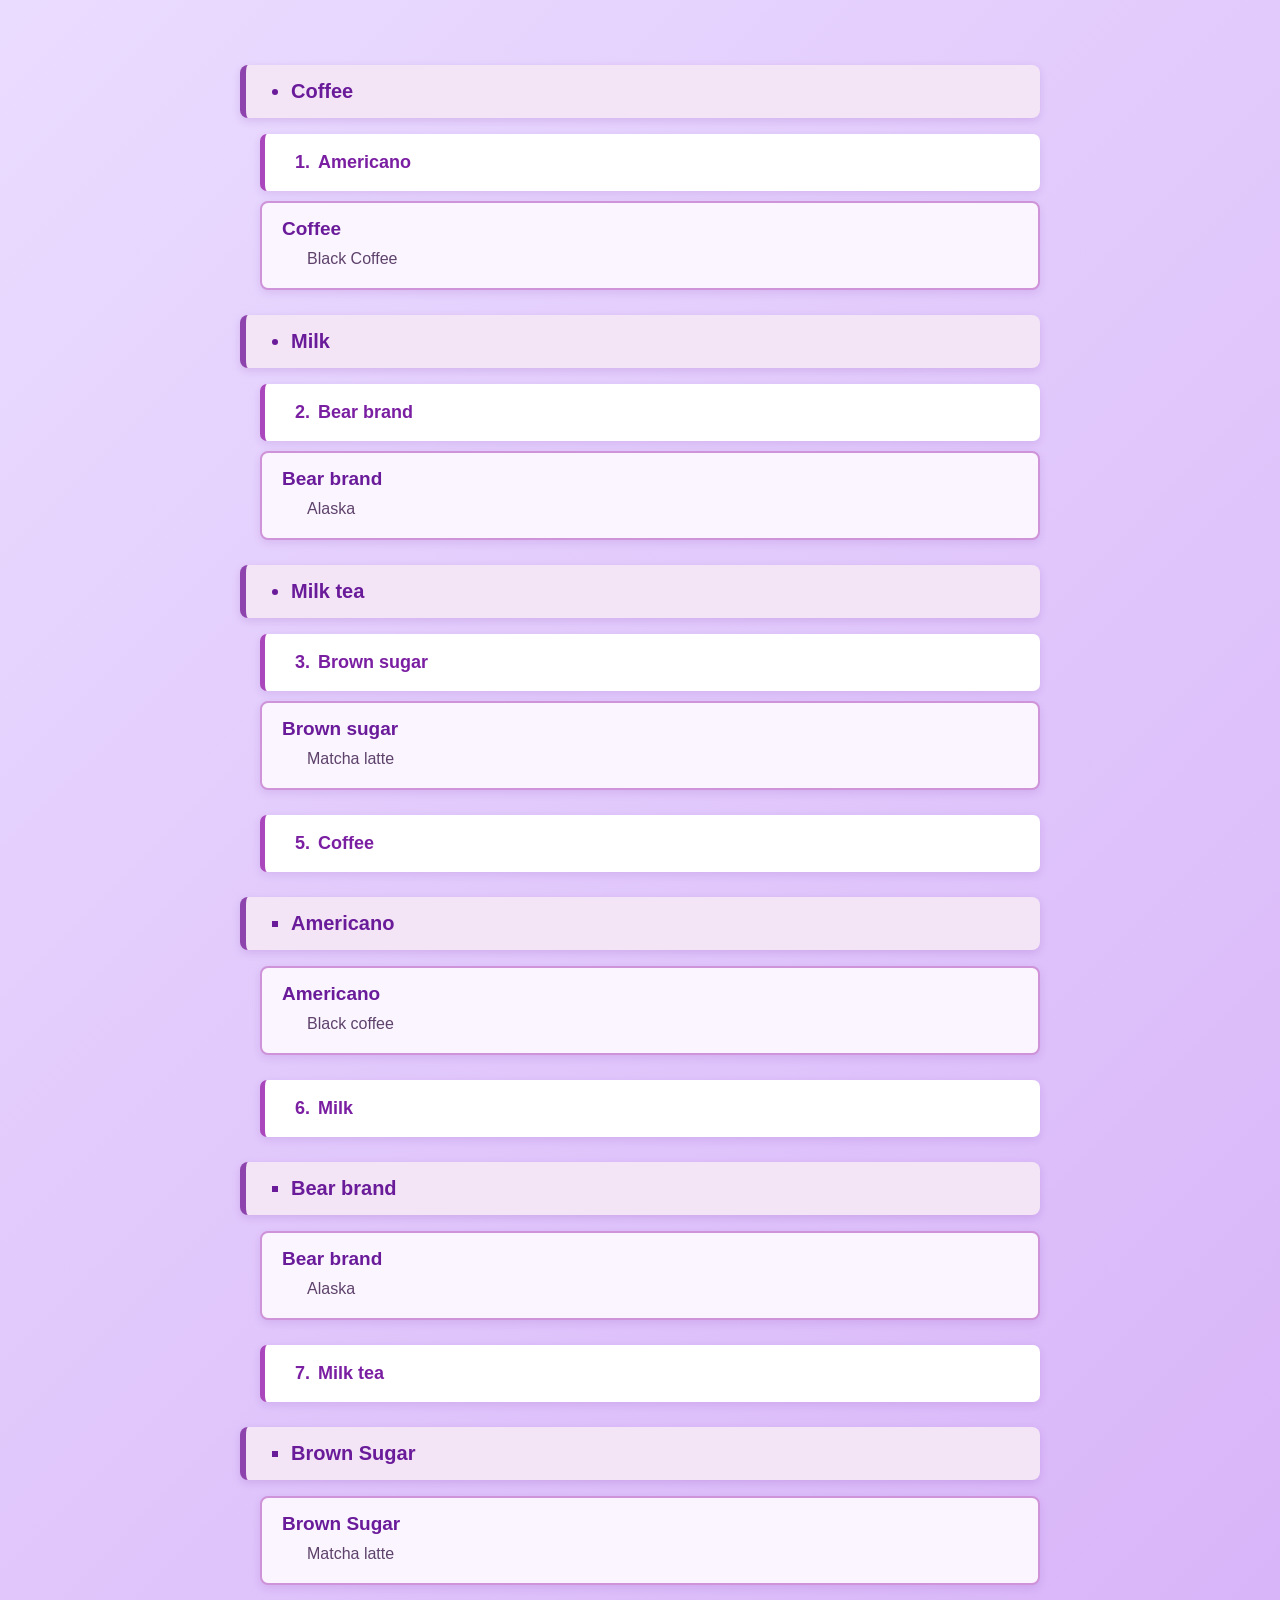
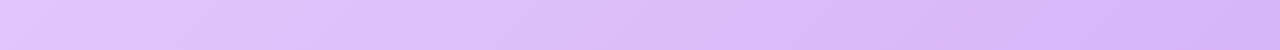
<file: act2.html>
<!DOCTYPE html>
<html lang="en">
    <head>
        <meta charset="UTF-8">
        <title>Page Title</title>
        <link rel="stylesheet" href="act2.css">

    </head>
    <body>
        <ul>
            <li>Coffee</li>
        </ul>

        <ol>
            <li>Americano</li>
        </ol>

        <dl>
            <dt>Coffee</dt>
            <dd>Black Coffee</dd>
        </dl>

        <ul>
            <li>Milk</li>
        </ul>

        <ol>
            <li value="2">Bear brand</li>
        </ol>

        <dl>
            <dt>Bear brand</dt>
            <dd>Alaska</dd>
        </dl>

        <ul>
            <li>Milk tea</li>
        </ul>

        <ol>
            <li value="3">Brown sugar</li>
        </ol>

        <dl>
            <dt>Brown sugar</dt>
            <dd>Matcha latte</dd>
        </dl>

        <ol>
            <li value="5">Coffee</li>
        </ol>

        <ul style="list-style-type: square;">
            <li>Americano</li>
        </ul>

        <dl>
            <dt>Americano</dt>
            <dd>Black coffee</dd>
        </dl>

        <ol>
            <li value="6">Milk</li>
        </ol>

        <ul style="list-style-type: square;">
            <li>Bear brand</li>
        </ul>

        <dl>
            <dt>Bear brand</dt>
            <dd>Alaska</dd>
        </dl>

        <ol>
            <li value="7">Milk tea</li>
        </ol>

        <ul style="list-style-type: square;">
            <li>Brown Sugar</li>
        </ul>

        <dl>
            <dt>Brown Sugar</dt>
            <dd>Matcha latte</dd>
        </dl>
    </body>
</html>
</file>
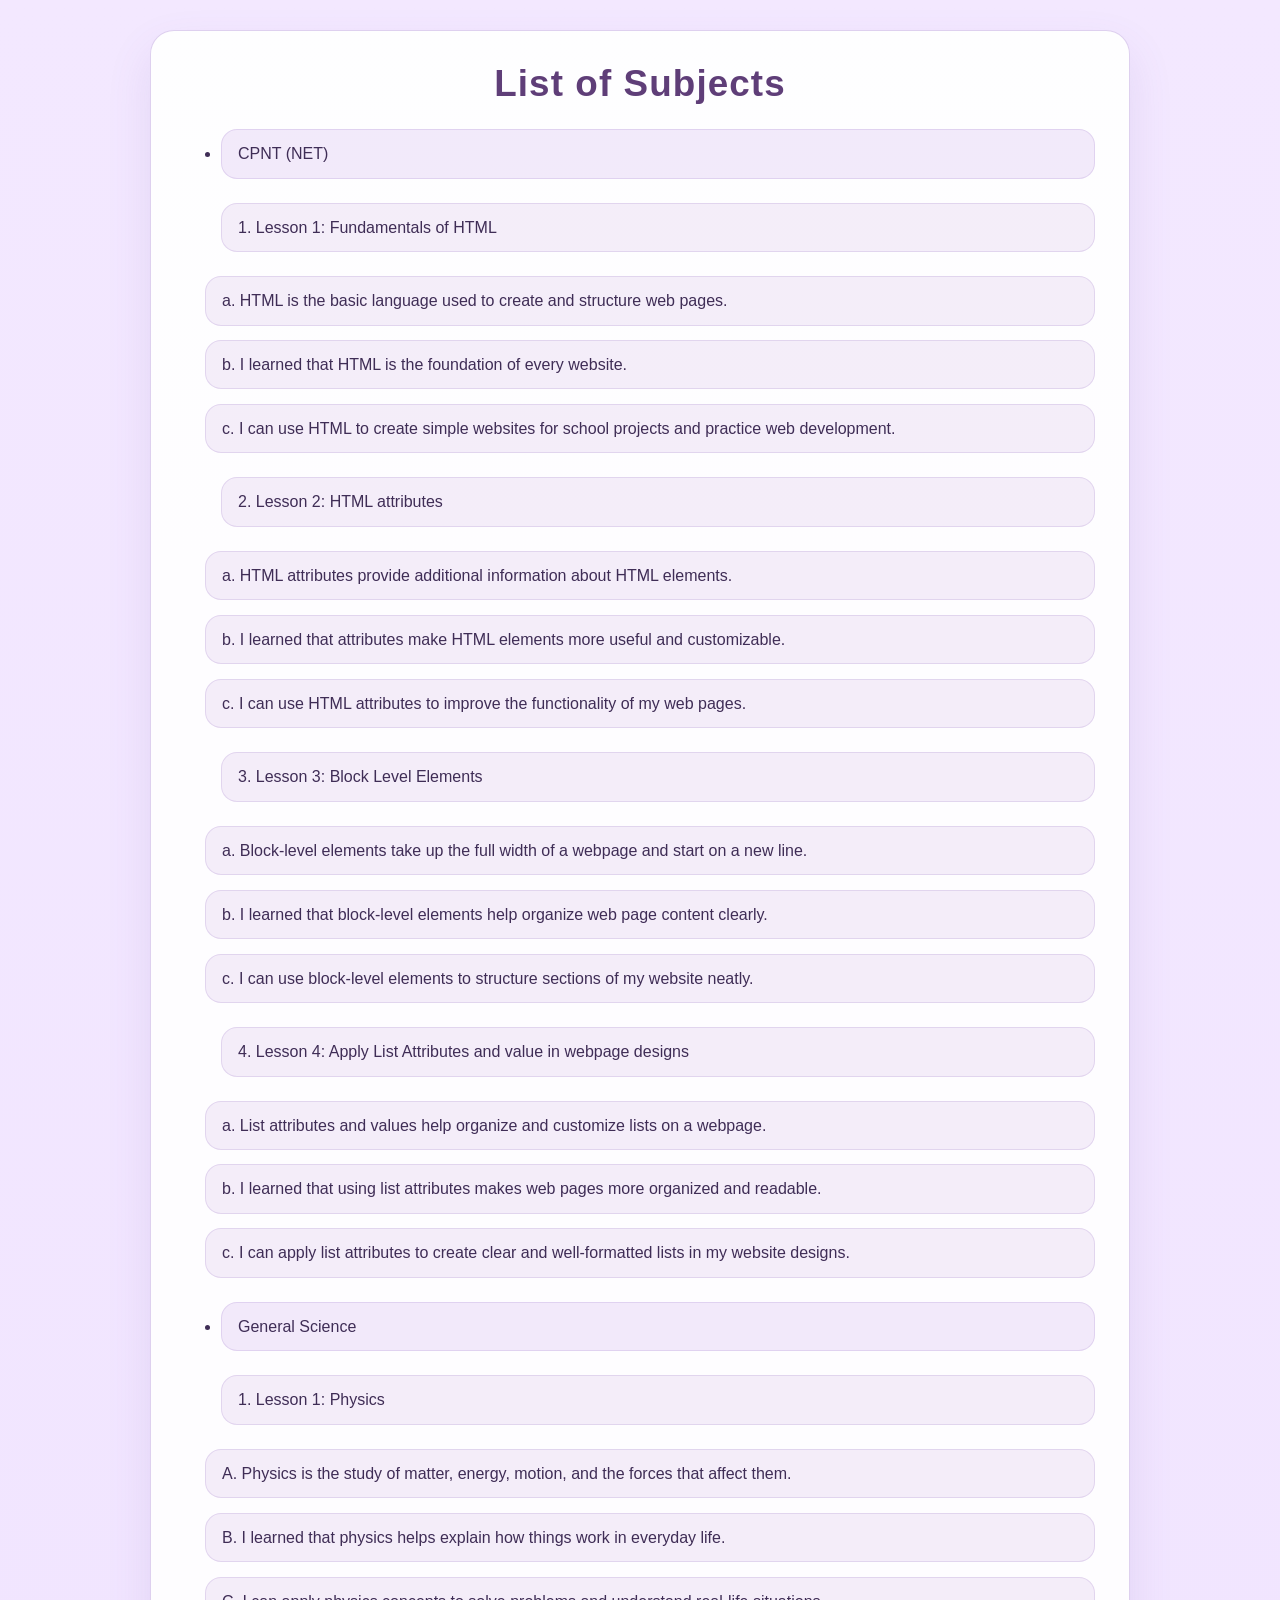
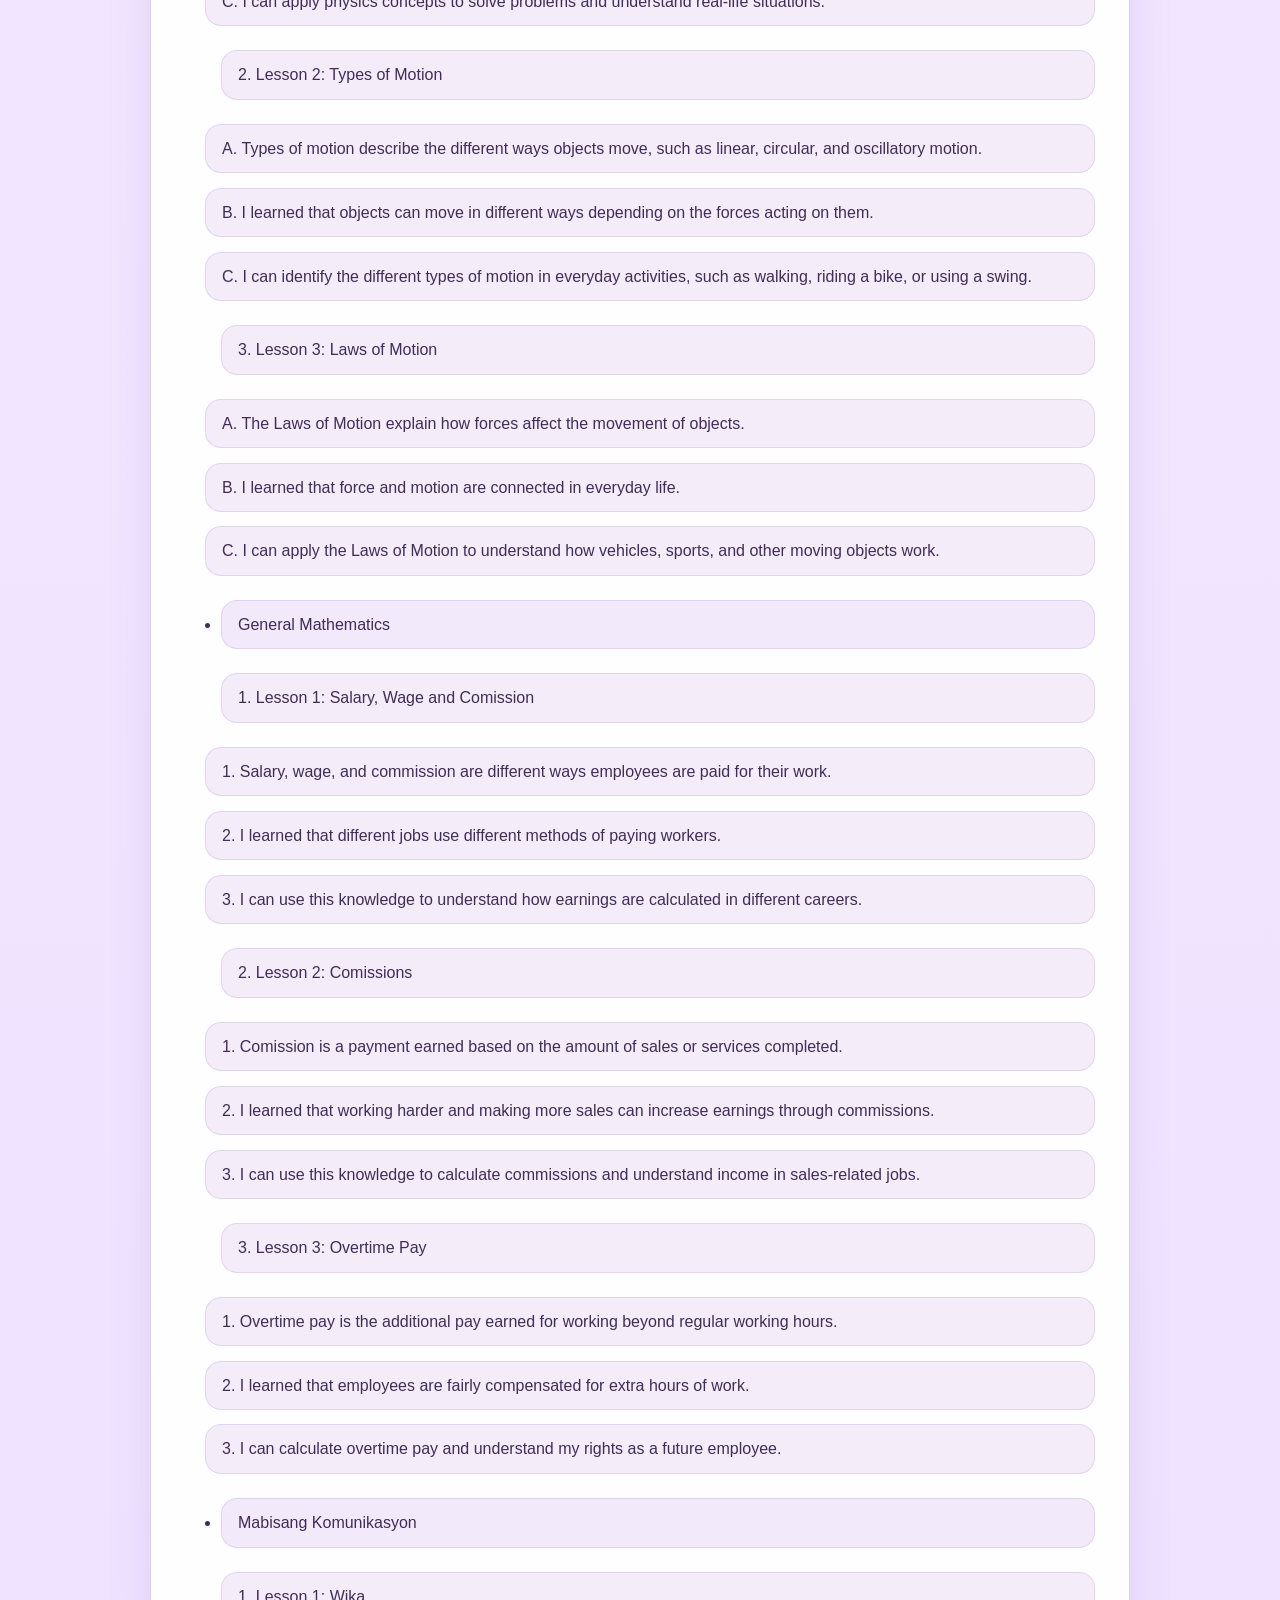
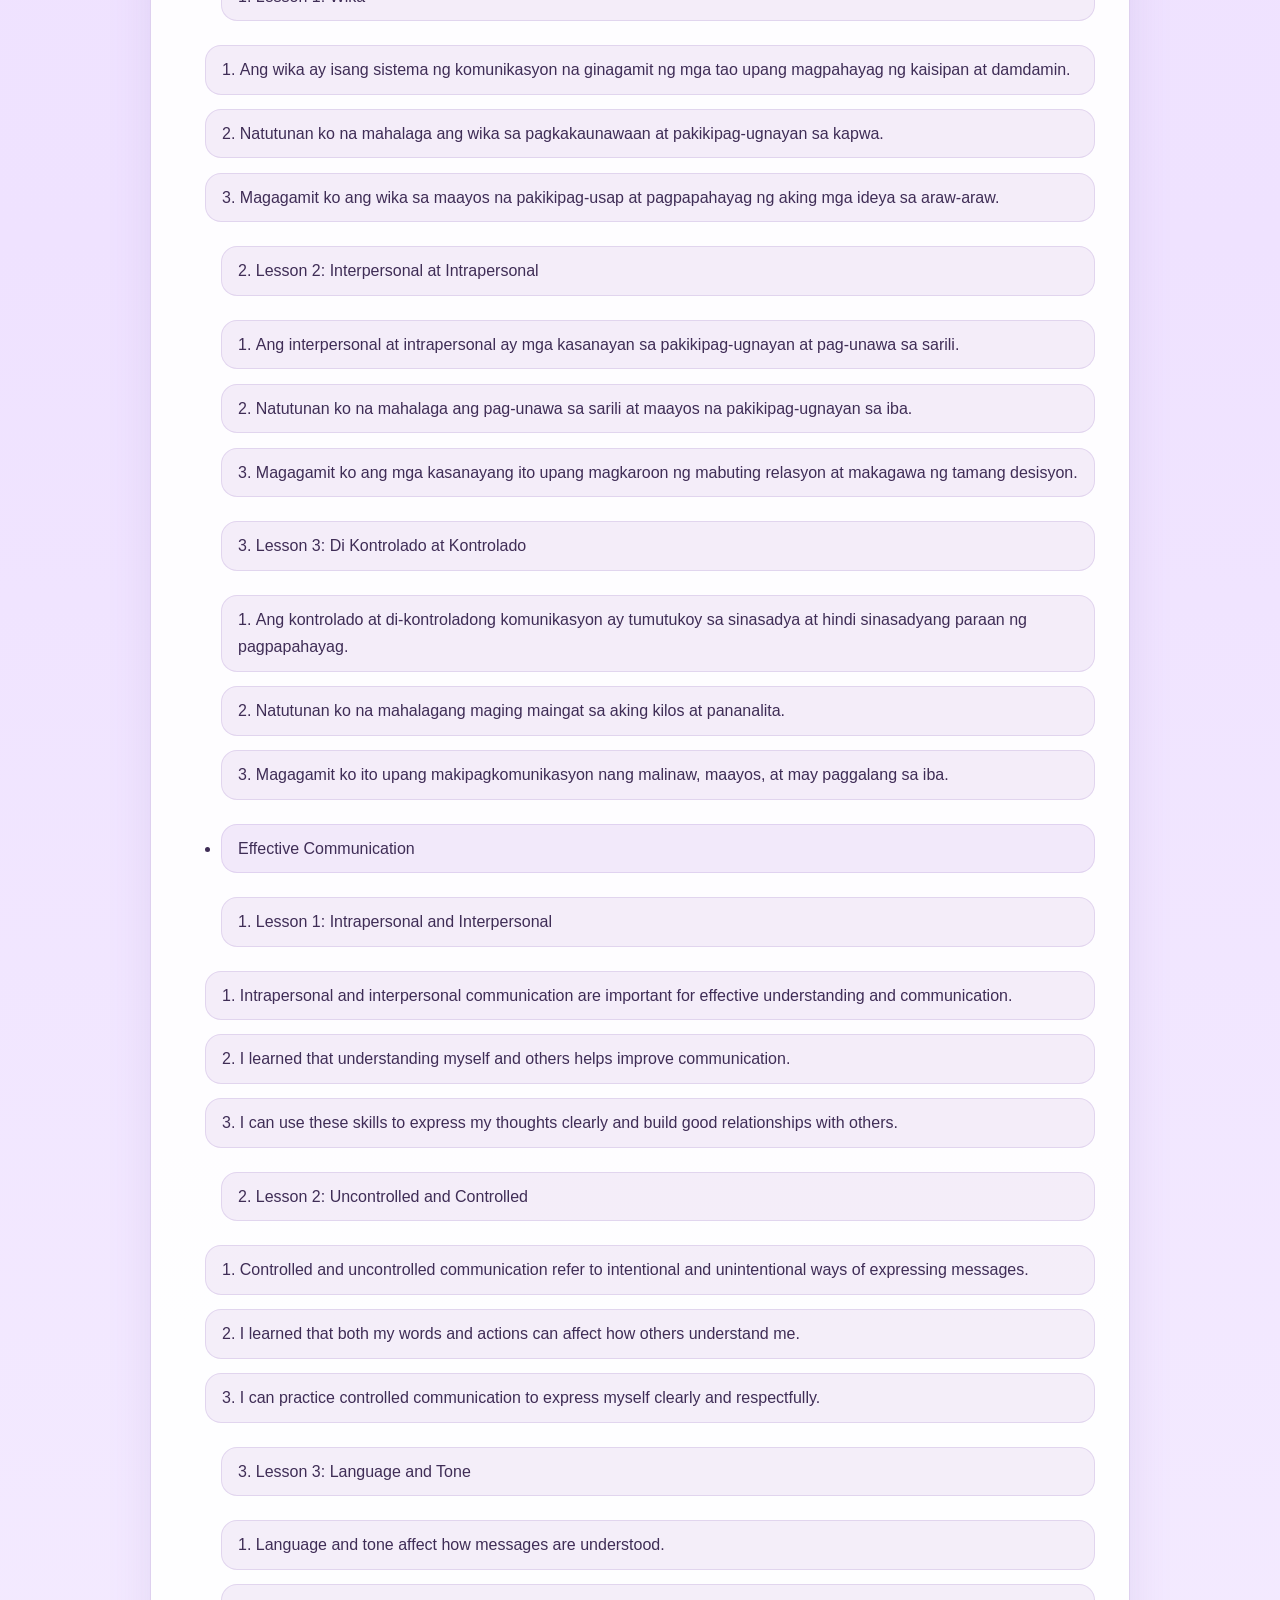
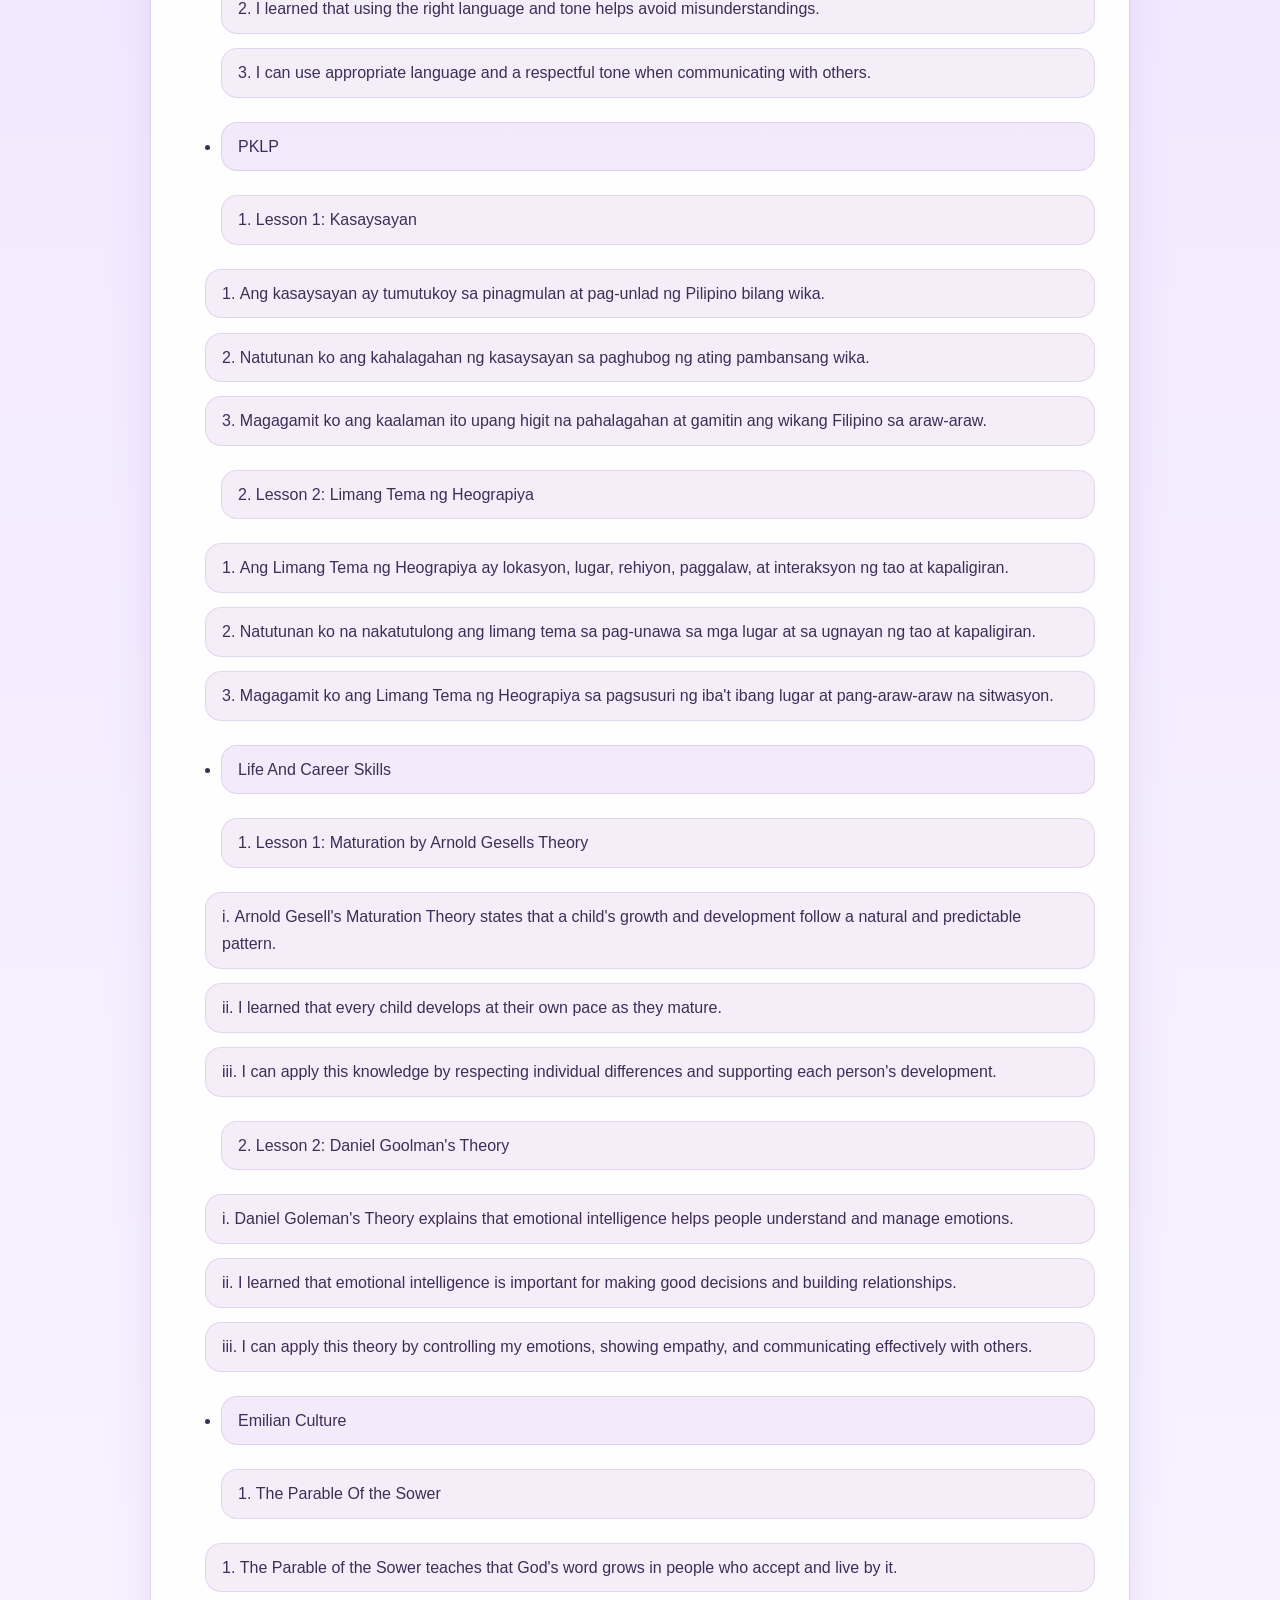
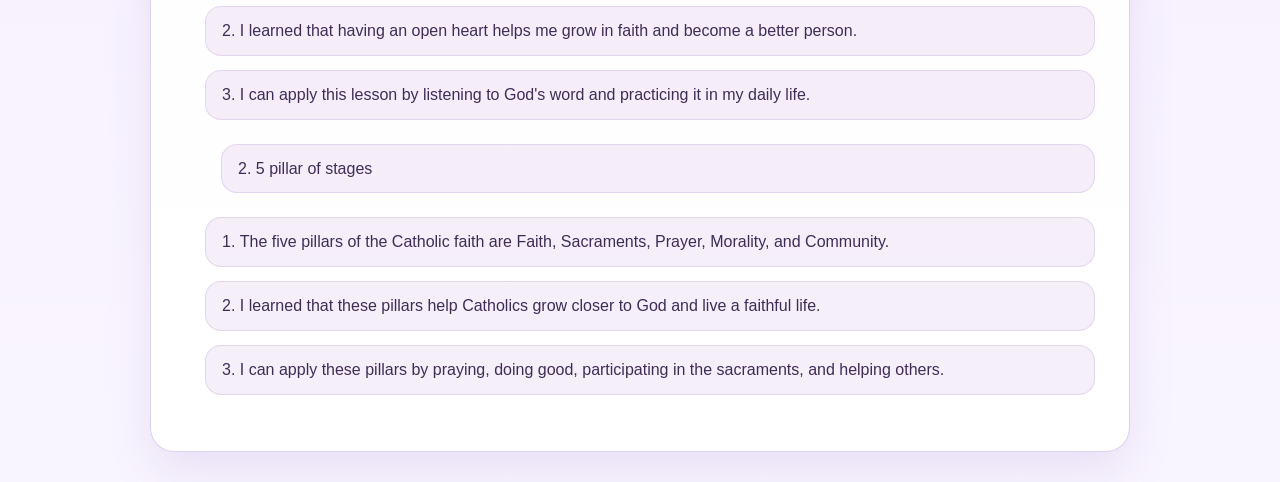
<file: act4.html>
<!DOCTYPE html>
<html lang="en">
    <head>
        <meta charset="UTF-8">
        <meta name="viewport" content="width=device-width, initial-scale=1.0">
        <title>List of Subjects</title>
        <link rel="stylesheet" href="act4.css">
    </head>
    <body>
        <div class="container">
            <h1>List of Subjects</h1>

        <ul>
            <li>CPNT (NET)</li>
        </ul>

        <ol>
            <li>Lesson 1: Fundamentals of HTML</li>
        </ol>

        <ol type="a">
            <li>HTML is the basic language used to create and structure web pages.</li>
            <li>I learned that HTML is the foundation of every website.</li>
            <li>I can use HTML to create simple websites for school projects and practice web development.</li>
        </ol>

        <ol>
            <li value="2">Lesson 2: HTML attributes</li>
        </ol>

        <ol type="a">
            <li>HTML attributes provide additional information about HTML elements.</li>
            <li>I learned that attributes make HTML elements more useful and customizable.</li>
            <li>I can use HTML attributes to improve the functionality of my web pages.</li>
        </ol>

        <ol>
            <li value="3">Lesson 3: Block Level Elements</li>
        </ol>

        <ol type="a">
            <li>Block-level elements take up the full width of a webpage and start on a new line.</li>
            <li>I learned that block-level elements help organize web page content clearly.</li>
            <li>I can use block-level elements to structure sections of my website neatly.</li>
        </ol>

        <ol>
            <li value="4">Lesson 4: Apply List Attributes and value in webpage designs</li>
        </ol>

        <ol type="a">
            <li>List attributes and values help organize and customize lists on a webpage.</li>
            <li>I learned that using list attributes makes web pages more organized and readable.</li>
            <li>I can apply list attributes to create clear and well-formatted lists in my website designs.</li>
        </ol>

        <ul>
            <li>General Science</li>
        </ul>

        <ol>
            <li>Lesson 1: Physics</li>
        </ol>

        <ol type="A">
            <li>Physics is the study of matter, energy, motion, and the forces that affect them.</li>
            <li>I learned that physics helps explain how things work in everyday life.</li>
            <li>I can apply physics concepts to solve problems and understand real-life situations.</li>
        </ol>

        <ol>
            <li value="2">Lesson 2: Types of Motion</li>
        </ol>

        <ol type="A">
            <li>Types of motion describe the different ways objects move, such as linear, circular, and oscillatory motion.</li>
            <li>I learned that objects can move in different ways depending on the forces acting on them.</li>
            <li>I can identify the different types of motion in everyday activities, such as walking, riding a bike, or using a swing.</li>
        </ol>

        <ol>
            <li value="3">Lesson 3: Laws of Motion</li>
        </ol>

        <ol type="A">
            <li>The Laws of Motion explain how forces affect the movement of objects.</li>
            <li>I learned that force and motion are connected in everyday life.</li>
            <li>I can apply the Laws of Motion to understand how vehicles, sports, and other moving objects work.</li>
        </ol>

        <ul>
            <li>General Mathematics</li>
        </ul>

        <ol>
            <li>Lesson 1: Salary, Wage and Comission</li>
        </ol>

        <ol type="II">
            <li>Salary, wage, and commission are different ways employees are paid for their work.</li>
            <li>I learned that different jobs use different methods of paying workers.</li>
            <li>I can use this knowledge to understand how earnings are calculated in different careers.</li>
        </ol>

        <ol>
            <li value="2">Lesson 2: Comissions</li>
        </ol>

        <ol type="II">
            <li>Comission is a payment earned based on the amount of sales or services completed.</li>
            <li>I learned that working harder and making more sales can increase earnings through commissions.</li>
            <li>I can use this knowledge to calculate commissions and understand income in sales-related jobs.</li>
        </ol>

        <ol>
            <li value="3">Lesson 3: Overtime Pay</li>
        </ol>

        <ol type="II">
            <li>Overtime pay is the additional pay earned for working beyond regular working hours.</li>
            <li>I learned that employees are fairly compensated for extra hours of work.</li>
            <li>I can calculate overtime pay and understand my rights as a future employee.</li>
        </ol>

        <ul>
            <li>Mabisang Komunikasyon</li>
        </ul>

        <ol>
            <li>Lesson 1: Wika</li>
        </ol>

        <ol type="disc">
            <li>Ang wika ay isang sistema ng komunikasyon na ginagamit ng mga tao upang magpahayag ng kaisipan at damdamin.</li>
            <li>Natutunan ko na mahalaga ang wika sa pagkakaunawaan at pakikipag-ugnayan sa kapwa.</li>
            <li>Magagamit ko ang wika sa maayos na pakikipag-usap at pagpapahayag ng aking mga ideya sa araw-araw.</li>
        </ol>

        <ol>
            <li value="2">Lesson 2: Interpersonal at Intrapersonal</li>
        </ol>

        <ol>
            <li>Ang interpersonal at intrapersonal ay mga kasanayan sa pakikipag-ugnayan at pag-unawa sa sarili.</li>
            <li>Natutunan ko na mahalaga ang pag-unawa sa sarili at maayos na pakikipag-ugnayan sa iba.</li>
            <li>Magagamit ko ang mga kasanayang ito upang magkaroon ng mabuting relasyon at makagawa ng tamang desisyon.</li>
        </ol>

        <ol>
            <li value="3">Lesson 3: Di Kontrolado at Kontrolado</li>
        </ol>

        <ol>
            <li>Ang kontrolado at di-kontroladong komunikasyon ay tumutukoy sa sinasadya at hindi sinasadyang paraan ng pagpapahayag.</li>
            <li>Natutunan ko na mahalagang maging maingat sa aking kilos at pananalita.</li>
            <li>Magagamit ko ito upang makipagkomunikasyon nang malinaw, maayos, at may paggalang sa iba.</li>
        </ol>

        <ul>
            <li>Effective Communication</li>
        </ul>

        <ol>
            <li>Lesson 1: Intrapersonal and Interpersonal</li>
        </ol>

        <ol type="circle">
            <li>Intrapersonal and interpersonal communication are important for effective understanding and communication.</li>
            <li>I learned that understanding myself and others helps improve communication.</li>
            <li>I can use these skills to express my thoughts clearly and build good relationships with others.</li>
        </ol>

        <ol>
            <li value="2">Lesson 2: Uncontrolled and Controlled</li>
        </ol>

        <ol type="circle">
            <li>Controlled and uncontrolled communication refer to intentional and unintentional ways of expressing messages.</li>
            <li>I learned that both my words and actions can affect how others understand me.</li>
            <li>I can practice controlled communication to express myself clearly and respectfully.</li>
        </ol>

        <ol>
            <li value="3">Lesson 3: Language and Tone</li>
        </ol>

        <ol value="circle">
            <li>Language and tone affect how messages are understood.</li>
            <li>I learned that using the right language and tone helps avoid misunderstandings.</li>
            <li>I can use appropriate language and a respectful tone when communicating with others.</li>
        </ol>

        <ul>
            <li>PKLP</li>
        </ul>

        <ol>
            <li>Lesson 1: Kasaysayan</li>
        </ol>

        <ol type="square">
            <li>Ang kasaysayan ay tumutukoy sa pinagmulan at pag-unlad ng Pilipino bilang wika.</li>
            <li>Natutunan ko ang kahalagahan ng kasaysayan sa paghubog ng ating pambansang wika.</li>
            <li>Magagamit ko ang kaalaman ito upang higit na pahalagahan at gamitin ang wikang Filipino sa araw-araw.</li>
        </ol>

        <ol>
            <li value="2">Lesson 2: Limang Tema ng Heograpiya</li>
        </ol>

        <ol type="square">
            <li>Ang Limang Tema ng Heograpiya ay lokasyon, lugar, rehiyon, paggalaw, at interaksyon ng tao at kapaligiran.</li>
            <li>Natutunan ko na nakatutulong ang limang tema sa pag-unawa sa mga lugar at sa ugnayan ng tao at kapaligiran.</li>
            <li>Magagamit ko ang Limang Tema ng Heograpiya sa pagsusuri ng iba't ibang lugar at pang-araw-araw na sitwasyon.</li>
        </ol>

        <ul>
            <li>Life And Career Skills</li>
        </ul>

        <ol>
            <li>Lesson 1: Maturation by Arnold Gesells Theory</li>
        </ol>

        <ol type="i">
            <li>Arnold Gesell's Maturation Theory states that a child's growth and development follow a natural and predictable pattern.</li>
            <li>I learned that every child develops at their own pace as they mature.</li>
            <li>I can apply this knowledge by respecting individual differences and supporting each person's development.</li>
        </ol>

        <ol>
            <li value="2">Lesson 2: Daniel Goolman's Theory</li>
        </ol>

        <ol type="i">
            <li>Daniel Goleman's Theory explains that emotional intelligence helps people understand and manage emotions.</li>
            <li>I learned that emotional intelligence is important for making good decisions and building relationships.</li>
            <li>I can apply this theory by controlling my emotions, showing empathy, and communicating effectively with others.</li>
        </ol>

        <ul>
            <li>Emilian Culture</li>
        </ul>

        <ol>
            <li>The Parable Of the Sower</li>
        </ol>

        <ol type="disc">
            <li>The Parable of the Sower teaches that God's word grows in people who accept and live by it.</li>
            <li>I learned that having an open heart helps me grow in faith and become a better person.</li>
            <li>I can apply this lesson by listening to God's word and practicing it in my daily life.</li>
        </ol>

        <ol>
            <li value="2">5 pillar of stages</li>
        </ol>

        <ol type="disc">
            <li>The five pillars of the Catholic faith are Faith, Sacraments, Prayer, Morality, and Community.</li>
            <li>I learned that these pillars help Catholics grow closer to God and live a faithful life.</li>
            <li>I can apply these pillars by praying, doing good, participating in the sacraments, and helping others.</li>
        </ol>

    </body>
</html>
</file>
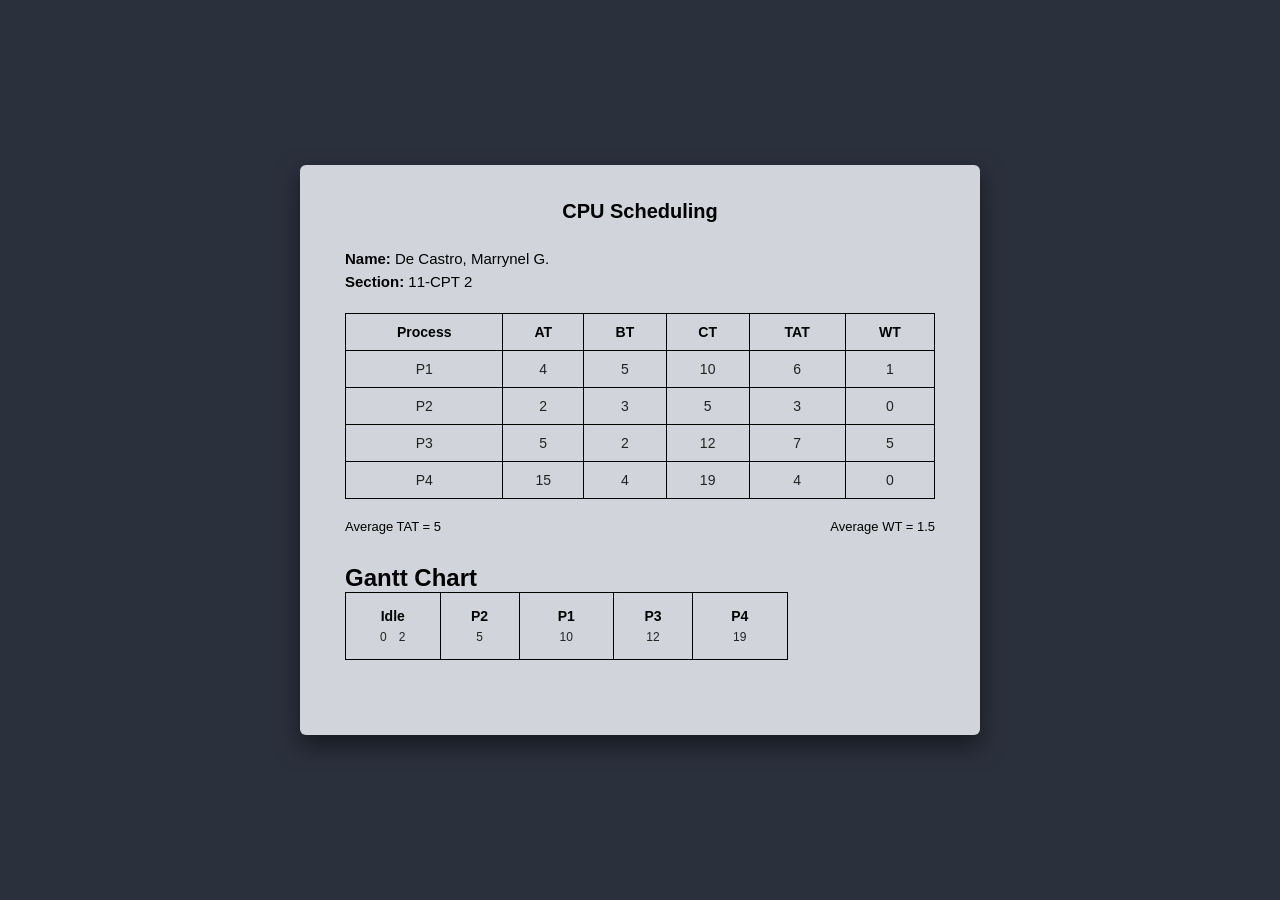
<file: act6.html>
<!DOCTYPE html>
<html lang="en">
<head>
    <meta charset="UTF-8">
    <meta name="viewport" content="width=device-width, initial-scale=1.0">
    <title>CPU Scheduling Table</title>
    <link rel="stylesheet" href="act6.css">
</head>
<body>

    <div class="card">
        <h1>CPU Scheduling</h1>

        <div class="user-info">
            <p><strong>Name:</strong> De Castro, Marrynel G.</p>
            <p><strong>Section:</strong> 11-CPT 2</p>
        </div>

        <table class="scheduling-table">
            <thead>
                <tr>
                    <th>Process</th>
                    <th>AT</th>
                    <th>BT</th>
                    <th>CT</th>
                    <th>TAT</th>
                    <th>WT</th>
                </tr>
            </thead>
            <tbody>
                <tr>
                    <td>P1</td>
                    <td>4</td>
                    <td>5</td>
                    <td>10</td>
                    <td>6</td>
                    <td>1</td>
                </tr>
                <tr>
                    <td>P2</td>
                    <td>2</td>
                    <td>3</td>
                    <td>5</td>
                    <td>3</td>
                    <td>0</td>
                </tr>
                <tr>
                    <td>P3</td>
                    <td>5</td>
                    <td>2</td>
                    <td>12</td>
                    <td>7</td>
                    <td>5</td>
                </tr>
                <tr>
                    <td>P4</td>
                    <td>15</td>
                    <td>4</td>
                    <td>19</td>
                    <td>4</td>
                    <td>0</td>
                </tr>
            </tbody>
        </table>

        <div class="averages">
            <span class="avg-tat">Average TAT = 5</span>
            <span class="avg-wt">Average WT = 1.5</span>
        </div>

        <h2>Gantt Chart</h2>

        <div class="gantt-chart">
            <div class="block block-idle">
                <div class="process">Idle</div>
                <div class="time-range">
                    <span class="start">0</span>
                    <span class="end">2</span>
                </div>
            </div>
            <div class="block block-p2">
                <div class="process">P2</div>
                <div class="time-range">
                    <span class="end">5</span>
                </div>
            </div>
            <div class="block block-p1">
                <div class="process">P1</div>
                <div class="time-range">
                    <span class="end">10</span>
                </div>
            </div>
            <div class="block block-p3">
                <div class="process">P3</div>
                <div class="time-range">
                    <span class="end">12</span>
                </div>
            </div>
            <div class="block block-p4">
                <div class="process">P4</div>
                <div class="time-range">
                    <span class="end">19</span>
                </div>
            </div>
        </div>
    </div>

</body>
</html>
</file>
<file: act2.css>
/* =========================
   GENERAL PAGE
   ========================= */

body {
    margin: 0;
    padding: 40px;
    font-family: Arial, Helvetica, sans-serif;
    background: linear-gradient(135deg, #eadcff, #d8b4f8);
    color: #3d2452;
}


/* =========================
   MAIN CONTENT
   ========================= */

body {
    max-width: 800px;
    margin: auto;
}


/* =========================
   UNORDERED LIST
   ========================= */

ul {
    background-color: #f3e5f5;
    border-left: 6px solid #8e44ad;
    padding: 15px 20px 15px 45px;
    margin-top: 25px;
    border-radius: 8px;
    box-shadow: 0 3px 8px rgba(106, 27, 154, 0.15);
}

ul li {
    color: #6a1b9a;
    font-size: 20px;
    font-weight: bold;
}


/* =========================
   ORDERED LIST
   ========================= */

ol {
    background-color: #ffffff;
    border-left: 5px solid #ab47bc;
    padding: 15px 20px 15px 50px;
    margin: 10px 0 10px 20px;
    border-radius: 7px;
    box-shadow: 0 3px 8px rgba(106, 27, 154, 0.12);
}

ol li {
    color: #7b1fa2;
    font-size: 18px;
    font-weight: bold;
    padding: 3px;
}


/* =========================
   DESCRIPTION LIST
   ========================= */

dl {
    background-color: #faf5ff;
    padding: 15px 20px;
    margin: 10px 0 25px 20px;
    border: 2px solid #ce93d8;
    border-radius: 8px;
    box-shadow: 0 3px 8px rgba(106, 27, 154, 0.12);
}


/* Term */
dt {
    color: #6a1b9a;
    font-size: 19px;
    font-weight: bold;
    margin-bottom: 5px;
}


/* Description */
dd {
    color: #5e426b;
    font-size: 16px;
    margin-left: 20px;
    padding: 5px;
}


/* =========================
   HOVER EFFECTS
   ========================= */

ul,
ol,
dl {
    transition: all 0.3s ease;
}

ul:hover,
ol:hover,
dl:hover {
    transform: translateX(5px);
    box-shadow: 0 6px 15px rgba(106, 27, 154, 0.2);
}


/* =========================
   MOBILE DESIGN
   ========================= */

@media (max-width: 600px) {

    body {
        padding: 20px;
    }

    ul {
        padding-left: 35px;
    }

    ol {
        margin-left: 5px;
        padding-left: 40px;
    }

    dl {
        margin-left: 5px;
    }

    ul li {
        font-size: 18px;
    }

    ol li {
        font-size: 16px;
    }

    dt {
        font-size: 17px;
    }

    dd {
        font-size: 14px;
    }
}
</file>
<file: act4.css>
* {
    box-sizing: border-box;
}

body {
    margin: 0;
    font-family: 'Segoe UI', Tahoma, Geneva, Verdana, sans-serif;
    background: linear-gradient(180deg, #f3e8ff 0%, #efe2ff 50%, #f9f5ff 100%);
    color: #3f2d56;
    min-height: 100vh;
    padding: 30px 20px;
}

.container {
    max-width: 980px;
    margin: 0 auto;
    background: rgba(255, 255, 255, 0.92);
    border: 1px solid rgba(161, 125, 208, 0.35);
    border-radius: 24px;
    padding: 32px 34px;
    box-shadow: 0 20px 45px rgba(112, 81, 176, 0.12);
}

h1 {
    margin-top: 0;
    margin-bottom: 24px;
    font-size: 2.3rem;
    color: #5f3e78;
    text-align: center;
    letter-spacing: 0.03em;
}

ul,
ol {
    margin: 0 0 24px 0;
    padding-left: 36px;
    line-height: 1.72;
}

ul {
    list-style-type: disc;
}

ol {
    list-style-position: inside;
}

li {
    margin-bottom: 0.9rem;
    padding: 10px 16px;
    border-radius: 16px;
    background: rgba(158, 122, 201, 0.12);
    border: 1px solid rgba(158, 122, 201, 0.22);
}

ol[type="a"],
ol[type="A"],
ol[type="i"],
ol[type="II"],
ol[type="square"],
ol[type="disc"],
ol[type="circle"] {
    padding-left: 20px;
}

ol li {
    background: rgba(191, 156, 216, 0.16);
}

ul li {
    background: rgba(212, 183, 236, 0.28);
}

li:last-child {
    margin-bottom: 0;
}

@media (max-width: 720px) {
    .container {
        padding: 24px 20px;
    }

    h1 {
        font-size: 1.9rem;
    }

    ul,
    ol {
        padding-left: 28px;
    }
}
</file>
<file: act6.css>
* {
    box-sizing: border-box;
    margin: 0;
    padding: 0;
}

body {
    font-family: Arial, Helvetica, sans-serif;
    background-color: #2b303d; /* Dark background behind the paper card */
    display: flex;
    justify-content: center;
    align-items: center;
    min-height: 100vh;
    color: #000;
}

/* Light gray container box matching the photo */
.card {
    background-color: #d1d5db;
    padding: 35px 45px;
    border-radius: 6px;
    width: 680px;
    box-shadow: 0 10px 25px rgba(0, 0, 0, 0.5);
}

h1 {
    text-align: center;
    font-size: 20px;
    font-weight: bold;
    margin-bottom: 25px;
}

.user-info {
    margin-bottom: 20px;
    font-size: 15px;
    line-height: 1.5;
}

/* Main Data Table */
.scheduling-table {
    width: 100%;
    border-collapse: collapse;
    border: 1.5px solid #000;
    background-color: transparent;
}

.scheduling-table th, 
.scheduling-table td {
    border: 1px solid #000;
    text-align: center;
    padding: 10px;
    font-size: 14px;
}

.scheduling-table th {
    font-weight: bold;
}

.scheduling-table td {
    color: #222;
}

/* Averages text positioning */
.averages {
    display: flex;
    justify-content: space-between;
    margin-top: 20px;
    margin-bottom: 30px;
    font-size: 13px;
    font-weight: normal;
}

.avg-left {
    margin-left: 0;
}

.avg-right {
    margin-right: 15px;
}

.gantt-title {
    text-align: center;
    font-size: 16px;
    font-weight: normal;
    margin-bottom: 15px;
}

/* Gantt Chart Wrapper */
.gantt-container {
    display: flex;
    justify-content: center;
    width: 100%;
}

.gantt-chart {
    display: flex;
    width: 75%; /* Controls overall width of the Gantt chart relative to the card */
    margin-bottom: 40px;
}

.gantt-chart .block {
    position: relative;
    border: 1px solid #000;
    border-right: none;
    height: 68px;
    display: flex;
    flex-direction: column;
    align-items: center;
    justify-content: center;
    font-size: 14px;
    background-color: transparent;
    padding: 8px;
}

.gantt-chart .block:last-child {
    border-right: 1px solid #000;
}

.gantt-chart .process {
    font-weight: 700;
}

.gantt-chart .time-range {
    display: flex;
    gap: 12px;
    margin-top: 6px;
    font-size: 12px;
    color: #222;
}

/* Proportional block widths based on time allocation in photo */
.block-idle { flex: 1.5; }
.block-p2   { flex: 1.2; }
.block-p1   { flex: 1.5; }
.block-p3   { flex: 1.2; }
.block-p4   { flex: 1.5; }

/* Timeline numbers placed directly underneath the cell borders */
.time-label {
    position: absolute;
    bottom: -22px;
    font-size: 13px;
}

.time-start {
    left: -4px;
}

.time-end {
    left: -4px;
}

.time-final {
    right: -7px;
}
</file>
